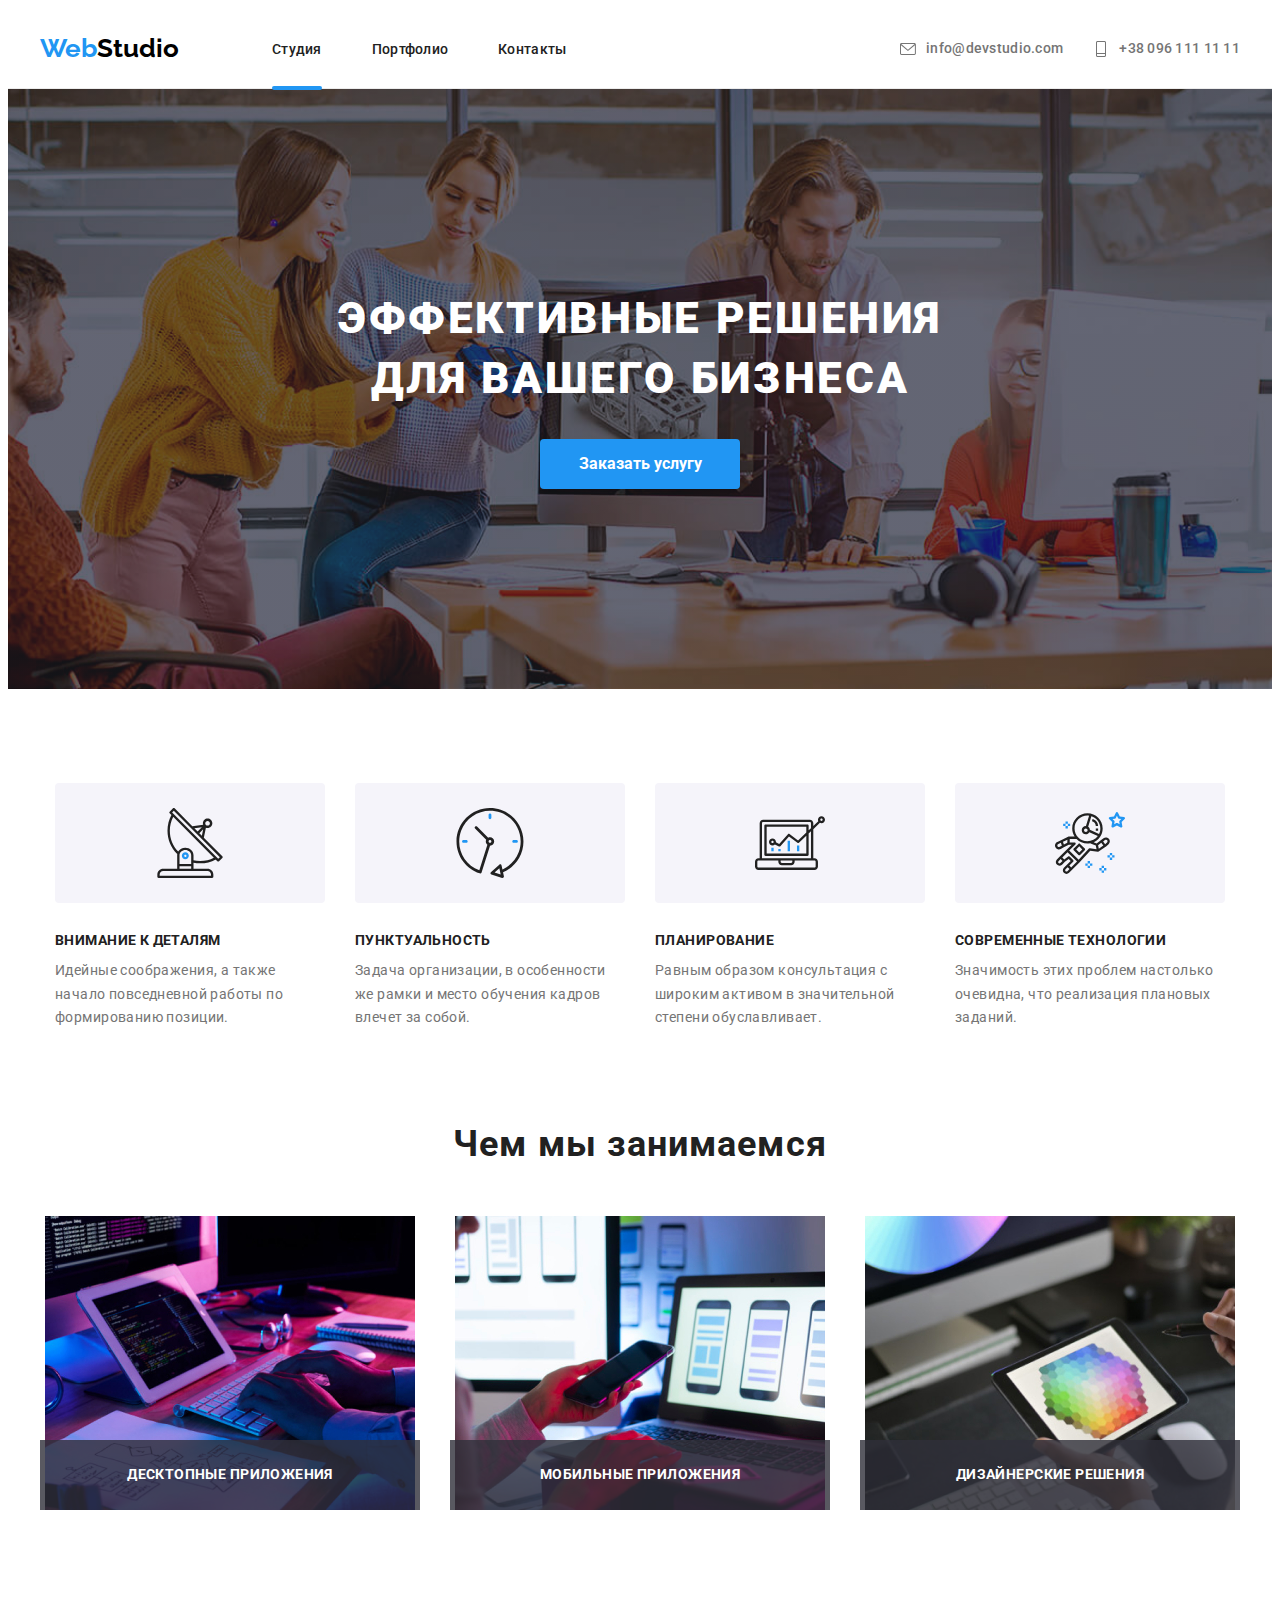
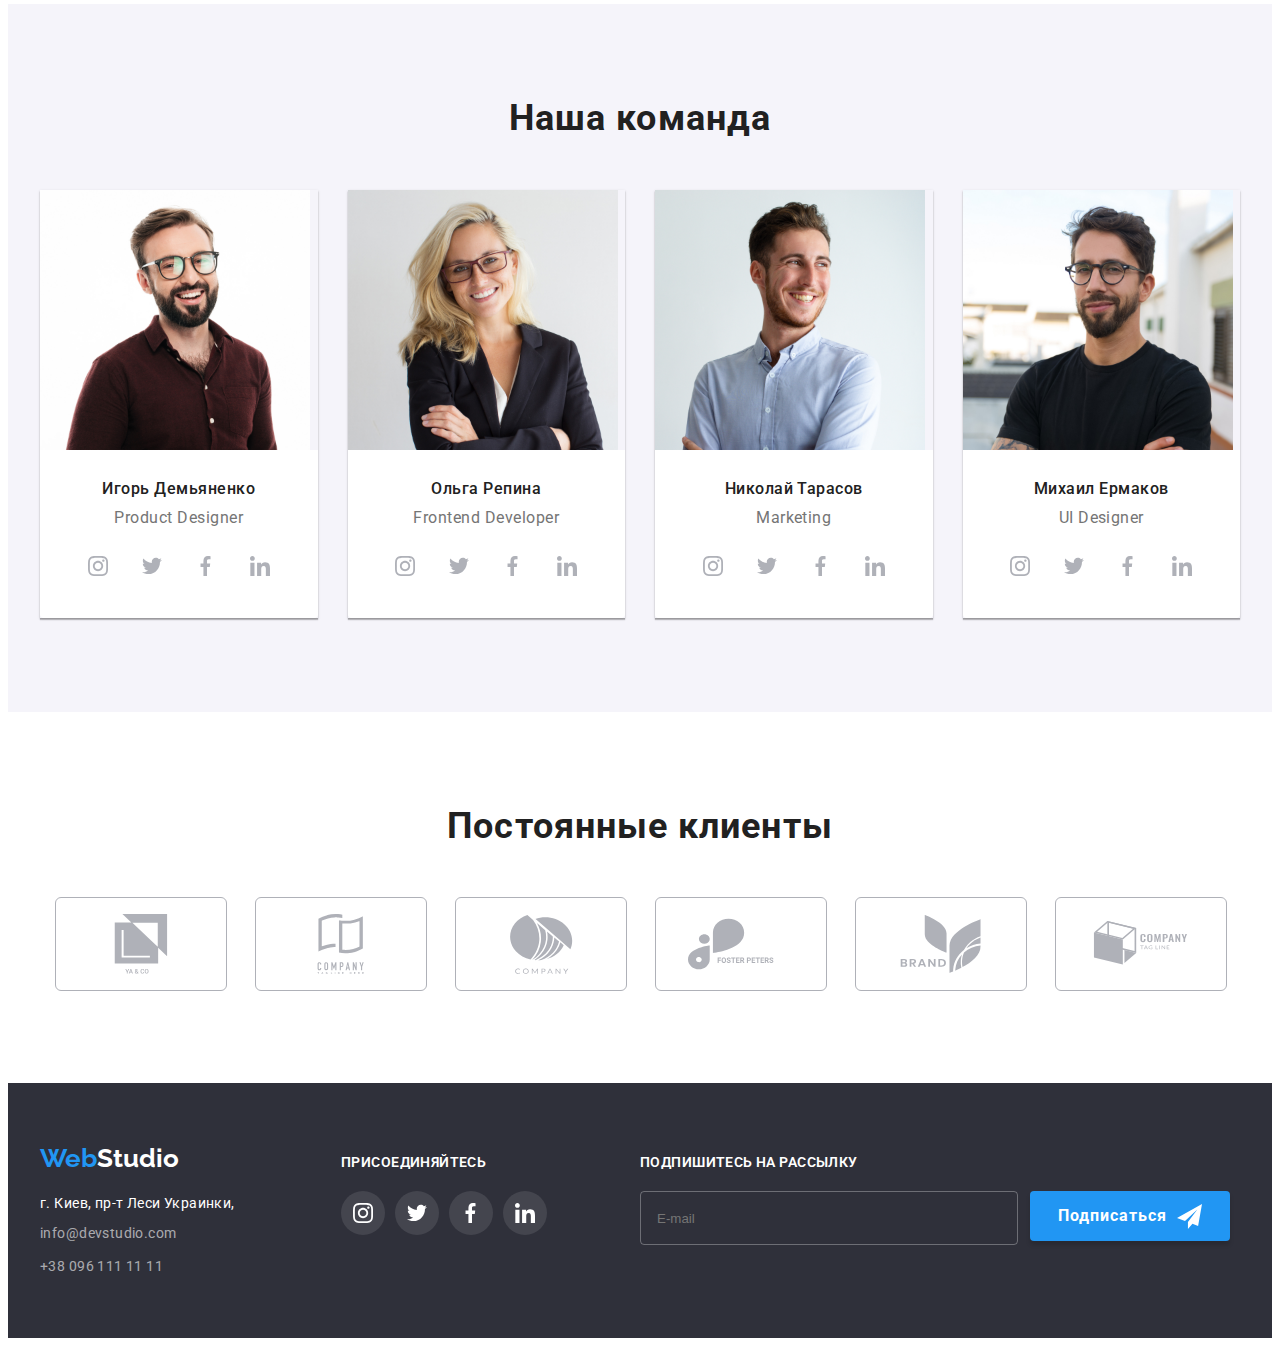
<file: index.html>
<!DOCTYPE html>
<html lang="ru">
    <head>
        <meta charset="UTF-8" />
        <meta http-equiv="X-UA-Compatible" content="IE=edge" />
        <meta name="viewport" content="width=device-width, initial-scale=1.0" />
        <title>WebStudio</title>
        <link rel="stylesheet" href="https://cdnjs.cloudflare.com/ajax/libs/modern-normalize/1.1.0/modern-normalize.min.css"
            integrity="sha512-wpPYUAdjBVSE4KJnH1VR1HeZfpl1ub8YT/NKx4PuQ5NmX2tKuGu6U/JRp5y+Y8XG2tV+wKQpNHVUX03MfMFn9Q=="
            crossorigin="anonymous" referrerpolicy="no-referrer" />
        <link rel="preconnect" href="https://fonts.googleapis.com">
        <link rel="preconnect" href="https://fonts.gstatic.com" crossorigin="" />
        <link 
            href="https://fonts.googleapis.com/css2?family=Raleway:wght@700&family=Roboto:wght@400;500;700;900&display=swap"
            rel="stylesheet" />
        <link rel="stylesheet" href="./css/styles.css">
</head>
<body>
    <!--header-->
    <header class="header"> 
        <div class="container header-container">
            <nav class="header-navigation">
                <a class="header-logo link" href="./index.html">
                    <span class="header-logo-web">Web</span><span class="header-logo-studio">Studio</span></a>
                <ul class="header-list">
                    <li class="header-item">
                        <a class="header-link link current" href="./index.html">Студия</a></li>
                    <li class="header-item">
                        <a class="header-link link" href="./portfolio.html">Портфолио</a></li>
                    <li class="header-item">
                        <a class="header-link link" href="#!">Контакты</a></li>
                </ul>
            </nav>
            <ul class="header-contacts">
                <li class="header-mail-item">
                    <a href="mailto:info@devstudio.com" class="contacts">
                        <svg class="header-mail">
                            <use href="./images/icons.svg#icon-envelope"></use>
                        </svg>info@devstudio.com
                    </a>
                </li>
                <li class="header-mobile-item">
                    <a href="tel:+380961111111" class="contacts">
                        <svg class="header-mobile">
                            <use href="./images/icons.svg#icon-mobile"></use>
                        </svg>+38 096 111 11 11
                    </a>
                </li>
            </ul>
        </div>
    </header>
    <!--main-->
    <main>
        <!--hero-->
        <section class="section hero">
            <div class="container hero-container">
                <h1 class="hero-title">Эффективные решения для вашего бизнеса</h1>
                <button type="button" class="hero-btn" data-modal-open>Заказать услугу</button>
            </div>
        </section>
        <!--feat. and work-->
        <section class="section features">
            <div class="container features-container">
                <h2 class="visually-hidden">Лучшая web компания Киева</h2>
                <ul class="features-list">
                    <li class="features-items">
                        <div class="features-list-item">
                            <svg class="features-list-icon" width="70" height="70">
                                <use href="./images/icons.svg#icon-antenna"></use>
                            </svg>
                        </div>
                        <h3 class="title-item">Внимание к деталям</h3>
                        <p class="text-item">Идейные соображения, а также начало повседневной работы по формированию позиции.</p></li>
                    <li class="features-items">
                        <div class="features-list-item">
                            <svg class="features-list-icon" width="70" height="70">
                                <use href="./images/icons.svg#icon-clock"></use>
                            </svg>
                        </div>
                        <h3 class="title-item">Пунктуальность</h3>
                        <p class="text-item">Задача организации, в особенности же рамки и место обучения кадров влечет за собой.</p></li>
                    <li class="features-items">
                        <div class="features-list-item">
                            <svg class="features-list-icon" width="70" height="70">
                                <use href="./images/icons.svg#icon-computer1"></use>
                            </svg>
                        </div>
                        <h3 class="title-item">Планирование</h3>
                        <p class="text-item">Равным образом консультация с широким активом в значительной степени обуславливает.</p></li>
                    <li class="features-items">
                        <div class="features-list-item">
                            <svg class="features-list-icon" width="70" height="70">
                                <use href="./images/icons.svg#icon-astronaut"></use>
                            </svg>
                        </div>
                        <h3 class="title-item">Современные технологии</h3>
                        <p class="text-item">Значимость этих проблем настолько очевидна, что реализация плановых заданий.</p></li>
                </ul>
            </div>
            <!--our work-->
        </section>
        <section class="section work">       
            <div class="container">
                <h2 class="second-title work-title">Чем мы занимаемся</h2>
                <ul class="work-list">
                    <li class="work-item">
                        <img src="./images/img1.jpg" alt="Десктопные приложения" width="370" height="294">
                        <h3 class="work-img-title">Десктопные приложения</h3></li>
                    <li class="work-item">
                        <img src="./images/box_2.jpg" alt="Мобильные приложения" width="370" height="294">
                        <h3 class="work-img-title">Мобильные приложения</h3>
                    </li>
                    <li class="work-item">
                        <img src="./images/box_3.jpg" alt="дизайнерские решения" width="370" height="294">
                        <h3 class="work-img-title">Дизайнерские решения</h3>
                    </li>
                </ul>
            </div>
        </section>
            <!--our team-->
        <section class="section team">
            <div class="container">
                <h2 class="second-title team-title">Наша команда</h2>
                <ul class="team-list">
                    <li class="team-item">
                        <img src="./images/img.jpg" lang="en" alt="Product Designer" width="270" height="260">
                        <div class="description">
                            <h3 class="name">Игорь Демьяненко</h3>
                            <p lang="en" class="job-title">Product Designer</p>
                            <ul class="social-list">
                                <li class="social-item">
                                    <a 
                                        lang="en"
                                        title="Instagram"
                                        href="#!" 
                                        class="social-link">
                                        <svg class="social-icon" width="20" height="20">
                                            <use href="./images/icons.svg#icon-instagram"></use>
                                        </svg>
                                    </a>
                                </li>
                                <li class="social-item">
                                    <a 
                                        lang="en"
                                        title="Twitter"
                                        href="#!" 
                                        class="social-link">
                                        <svg class="social-icon" width="20" height="20">
                                            <use href="./images/icons.svg#icon-twitter"></use>
                                        </svg>
                                    </a>
                                </li>
                                <li class="social-item">
                                    <a 
                                        lang="en"
                                        title="Facebook"
                                        href="#!" 
                                        class="social-link">
                                        <svg class="social-icon" width="20" height="20">
                                            <use href="./images/icons.svg#icon-facebook"></use>
                                        </svg>
                                    </a>
                                </li>
                                <li class="social-item">
                                    <a 
                                        lang="en"
                                        title="Linkedin"
                                        href="#!" 
                                        class="social-link">
                                        <svg class="social-icon" width="20" height="20">
                                            <use href="./images/icons.svg#icon-linkedin"></use>
                                        </svg>
                                    </a>
                                </li>
                            </ul>
                        </div>
                    </li>
                    <li class="team-item">
                        <img src="./images/img2.jpg" lang="en" alt="Frontend Developer" width="270" height="260" class="team-img">
                        <div class="description">
                            <h3 class="name">Ольга Репина</h3>
                            <p lang="en" class="job-title">Frontend Developer</p>
                            <ul class="social-list">
                                <li class="social-item">
                                    <a 
                                        lang="en"
                                        title="Instagram"
                                        href="#!" 
                                        class="social-link">
                                        <svg class="social-icon" width="20" height="20">
                                            <use href="./images/icons.svg#icon-instagram"></use>
                                        </svg>
                                    </a>
                                </li>
                                <li class="social-item">
                                    <a 
                                        lang="en"
                                        title="Twitter"
                                        href="#!"
                                        class="social-link">
                                        <svg class="social-icon" width="20" height="20">
                                            <use href="./images/icons.svg#icon-twitter"></use>
                                        </svg>
                                    </a>
                                </li>
                                <li class="social-item">
                                    <a 
                                        lang="en"
                                        title="Facebook"
                                        href="#!" 
                                        class="social-link">
                                        <svg class="social-icon" width="20" height="20">
                                            <use href="./images/icons.svg#icon-facebook"></use>
                                        </svg>
                                    </a>
                                </li>
                                <li class="social-item">
                                    <a  
                                        lang="en"
                                        title="Linkedin"
                                        href="#!" 
                                        class="social-link">
                                        <svg class="social-icon" width="20" height="20">
                                            <use href="./images/icons.svg#icon-linkedin"></use>
                                        </svg>
                                    </a>
                                </li>
                            </ul>
                        </div>
                    </li>
                    <li class="team-item">
                        <img src="./images/img3.jpg" lang="en" alt="Marketing Specialist" width="270" height="260" class="team-img">
                        <div class="description">
                            <h3 class="name">Николай Тарасов</h3>
                            <p lang="en" class="job-title">Marketing</p>
                            <ul class="social-list">
                                <li class="social-item">
                                    <a 
                                        lang="en"
                                        title="Instagram"
                                        href="#!"
                                        class="social-link">
                                        <svg class="social-icon" width="20" height="20">
                                            <use href="./images/icons.svg#icon-instagram"></use>
                                        </svg>
                                    </a>
                                </li>
                                <li class="social-item">
                                    <a 
                                        lang="en"
                                        title="Twitter"
                                        href="#!" 
                                        class="social-link">
                                        <svg class="social-icon" width="20" height="20">
                                            <use href="./images/icons.svg#icon-twitter"></use>
                                        </svg>
                                    </a>
                                </li>
                                <li class="social-item">
                                    <a 
                                        lang="en"
                                        title="Facebook"
                                        href="#!" 
                                        class="social-link">
                                        <svg class="social-icon" width="20" height="20">
                                            <use href="./images/icons.svg#icon-facebook"></use>
                                        </svg>
                                    </a>
                                </li>
                                <li class="social-item">
                                    <a 
                                        lang="en"
                                        title="Linkedin"
                                        href="#!" 
                                        class="social-link">
                                        <svg class="social-icon" width="20" height="20">
                                            <use href="./images/icons.svg#icon-linkedin"></use>
                                        </svg>
                                    </a>
                                </li>
                            </ul>
                        </div>
                    </li>
                    <li class="team-item">
                        <img src="./images/img4.jpg" lang="en" alt="UI Designer" width="270" height="260" class="team-img">
                        <div class="description">
                            <h3 class="name">Михаил Ермаков</h3>
                            <p lang="en" class="job-title">UI Designer</p>
                            <ul class="social-list">
                                <li class="social-item">
                                    <a 
                                        lang="en"
                                        title="Instagram"
                                        href="#!"
                                        class="social-link">
                                        <svg class="social-icon" width="20" height="20">
                                            <use href="./images/icons.svg#icon-instagram"></use>
                                        </svg>
                                    </a>
                                </li>
                                <li class="social-item">
                                    <a 
                                        lang="en"
                                        title="Twitter"
                                        href="#!" 
                                        class="social-link">
                                        <svg class="social-icon" width="20" height="20">
                                            <use href="./images/icons.svg#icon-twitter"></use>
                                        </svg>
                                    </a>
                                </li>
                                <li class="social-item">
                                    <a 
                                        lang="en"
                                        title="Facebook"
                                        href="#!"  
                                        class="social-link">
                                        <svg class="social-icon" width="20" height="20">
                                            <use href="./images/icons.svg#icon-facebook"></use>
                                        </svg>
                                    </a>
                                </li>
                                <li class="social-item">
                                    <a 
                                        lang="en"
                                        title="Linkedin"
                                        href="#!" 
                                        class="social-link">
                                        <svg class="social-icon" width="20" height="20">
                                            <use href="./images/icons.svg#icon-linkedin"></use>
                                        </svg>
                                    </a>
                                </li>
                            </ul>
                        </div>
                    </li>
                </ul>
            </div>
        </section>
    <!--clients-->
        <section class="section clients">
            <div class="container">
                <h2 class="second-title clients-title">Постоянные клиенты</h2>
                <ul class="clients-list">
                    <li class="clients-item">
                        <a href="" class="clients-link link">
                            <svg class="clients-icon" 
                                width="106" height="60">
                                <use
                                    href="./images/icons.svg#icon-company1"
                                ></use>
                            </svg>
                        </a>
                    </li>
                    <li class="clients-item">
                        <a href="" class="clients-link link">
                            <svg class="clients-icon" 
                                width="106" height="60">
                                <use
                                    href="./images/icons.svg#icon-company2"
                                ></use>
                            </svg>
                        </a>
                    </li>
                    <li class="clients-item">
                        <a href="" class="clients-link link">
                            <svg class="clients-icon" 
                                width="106" height="60">
                                <use
                                    href="./images/icons.svg#icon-company3"
                                ></use>
                            </svg>
                        </a>
                    </li>
                    <li class="clients-item">
                        <a href="" class="clients-link link">
                            <svg class="clients-icon" 
                                width="106" height="60">
                                <use
                                    href="./images/icons.svg#icon-company4"
                                ></use>
                            </svg>
                        </a>
                    </li>
                    <li class="clients-item">
                        <a href="" class="clients-link link">
                            <svg class="clients-icon" 
                                width="106" height="60">
                                <use
                                    href="./images/icons.svg#icon-company5"
                                ></use>
                            </svg>
                        </a>
                    </li>
                    <li class="clients-item">
                        <a href="" class="clients-link link">
                            <svg class="clients-icon" 
                                width="106" height="60">
                                <use
                                    href="./images/icons.svg#icon-company6"
                                ></use>
                            </svg>
                        </a>
                    </li>
                </ul>
            </div>
        </section>
    </main>
    <!--footer-->
    <footer class="footer">
        <section class="container footer-blocks">
            <div class="footer-adress-wrap">
                <a class="footer-logo link" href="./index.html"><span class="footer-logo-web">Web</span><span
                        class="footer-logo-studio">Studio</span></a>
                <div class="adress">
                    <address><a href="https://goo.gl/maps/CzD2CsyNjKXHCDds6" target="_blank" rel="noopener noreferrer"
                            class="footer-contact link">г. Киев, пр-т Леси Украинки,<br /></a></address>
                </div>
                <div class="mail">
                    <a href="info@devstudio.com" class="footer-mail link">info@devstudio.com</a><br />
                </div>
                <a href="tel:+380961111111" class="footer-tel link">+38 096 111 11 11</a>
            </div>
            <div class="footer-social-wrap">
                <h2 class="footer-social-title">присоединяйтесь</h2>
                <ul class="social-list">
                    <li class="social-item">
                        <a lang="en" title="Instagram" href="#!" class="footer-social-link">
                            <svg class="social-icon" width="20" height="20">
                                <use href="./images/icons.svg#icon-instagram"></use>
                            </svg>
                        </a>
                    </li>
                    <li class="social-item">
                        <a lang="en" title="Twitter" href="#!" class="footer-social-link">
                            <svg class="social-icon" width="20" height="20">
                                <use href="./images/icons.svg#icon-twitter"></use>
                            </svg>
                        </a>
                    </li>
                    <li class="social-item">
                        <a lang="en" title="Facebook" href="#!" class="footer-social-link">
                            <svg class="social-icon" width="20" height="20">
                                <use href="./images/icons.svg#icon-facebook"></use>
                            </svg>
                        </a>
                    </li>
                    <li class="social-item">
                        <a lang="en" title="Linkedin" href="#!" class="footer-social-link">
                            <svg class="social-icon" width="20" height="20">
                                <use href="./images/icons.svg#icon-linkedin"></use>
                            </svg>
                        </a>
                    </li>
                </ul>
            </div>
            <div class="footer-subscription-wrap">
                <form class="footer-subscription-form">
                    <h2 class="sub-title">Подпишитесь на рассылку</h2>
                    <input type="text" minlength="2" name="sub-email" class="subscribe" id="subscribe" placeholder="E-mail"
                        autocomplete="off" />
                    <button type="submit" class="sub-btn">Подписаться
                        <svg class="sub-icon" width="25" height="25">
                            <use href="./images/icons.svg#icon-send"></use>
                        </svg>
                    </button>
                </form>
            </div>
        </section>
    </footer>
    <!--modal window-->
    <div class="backdrop is-hidden" data-modal>
        <div class="modal">
            <button type="button" class="modal-close" data-modal-close>
                <svg class="close-icon" width="11" height="11">
                    <use href="./images/icons.svg#icon-close"></use>
                </svg>
            </button>
            <p class="modal-title">Оставьте свои данные, мы вам перезвоним</p>
            <form action="#" class="modal-form">
                <div class="modal-form-field">
                    <label for="user-name" class="modal-input-label">Имя</label>
                    <div class="modal-input-wrap">
                        <input 
                            type="text" 
                            minlength="2"
                            name="user-name" 
                            required="required"
                            class="modal-input"
                            id="user-name"
                        />
                        <svg class="input-icon" width="18" height="18" >
                            <use href="./images/icons.svg#icon-name"></use>
                        </svg>
                    </div>
                </div>
                <div class="modal-form-field">
                    <label for="user-tel" class="modal-input-label">Телефон</label>
                    <div class="modal-input-wrap">
                        <input 
                            type="tel" 
                            name="user-tel" 
                            class="modal-input"
                            title="+38 (095) 111-11-11"
                            placeholder=""
                            pattern="[\+]\d{3}\s[\(]\d{2}[\)]\s\d{3}[\-]\d{2}[\-]\d{2}"
                            id="user-tel"
                        />
                        <svg class="input-icon" width="18" height="18">
                            <use href="./images/icons.svg#icon-tel"></use>
                        </svg>
                    </div>
                </div>
                <div class="modal-form-field">
                    <label for="user-email" class="modal-input-label">Почта</label>
                    <div class="modal-input-wrap">
                        <input 
                            type="email" 
                            name="user-email" 
                            class="modal-input"
                            id="user-email"
                        />
                        <svg class="input-icon" width="18" height="18">
                            <use href="./images/icons.svg#icon-email"></use>
                        </svg>
                    </div>
                </div>
                <div class="modal-form-field">
                    <label for="user-text" class="modal-input-label">Комментарий</label>
                    <div class="modal-input-wrap">
                        <textarea 
                        name="user-text" 
                        id="user-text" 
                        class="modal-text"
                        placeholder="Введите текст"></textarea>
                    </div>
                </div>
                <div class="agreement">
                    <input 
                        type="checkbox" 
                        name="agreement" 
                        id="agreement" 
                        class="modal-check visually-hidden">
                    <label for="agreement" class="check-text">
                        <span class="check-box">
                            <svg class="icon-check" width="16" height="15">
                                <use href="./images/icons.svg#icon-check"></use>
                            </svg></span><span class="agreement-text">Соглашаюсь с рассылкой и принимаю</span><span><a class="check-text-link link" href="#!">Условия договора</a></span></label>
                </div>
                <div class="modal-btn-field">
                    <button type="submit" class="modal-btn">Отправить</button>    
                </div>
            </form>
        </div> 
    </div>
    <script src="./js/modal.js"></script>
</body>
</html>
</file>
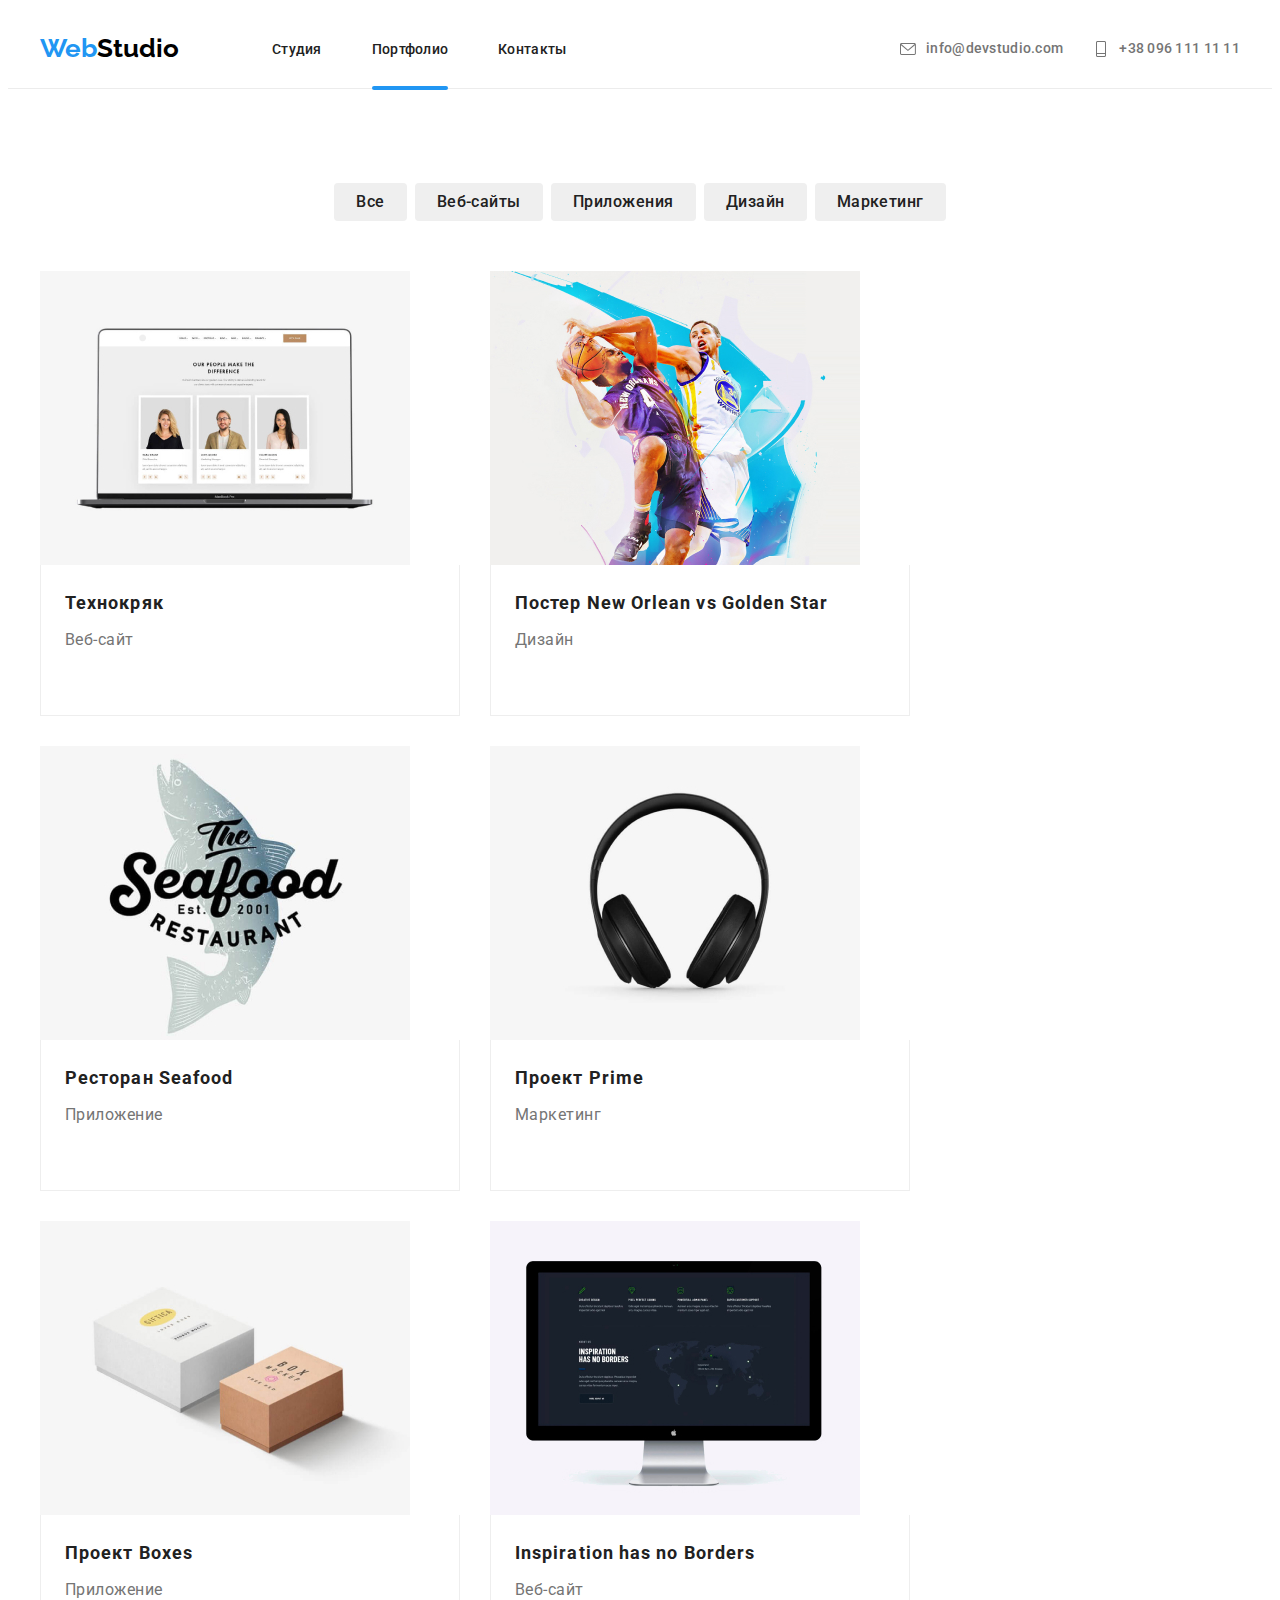
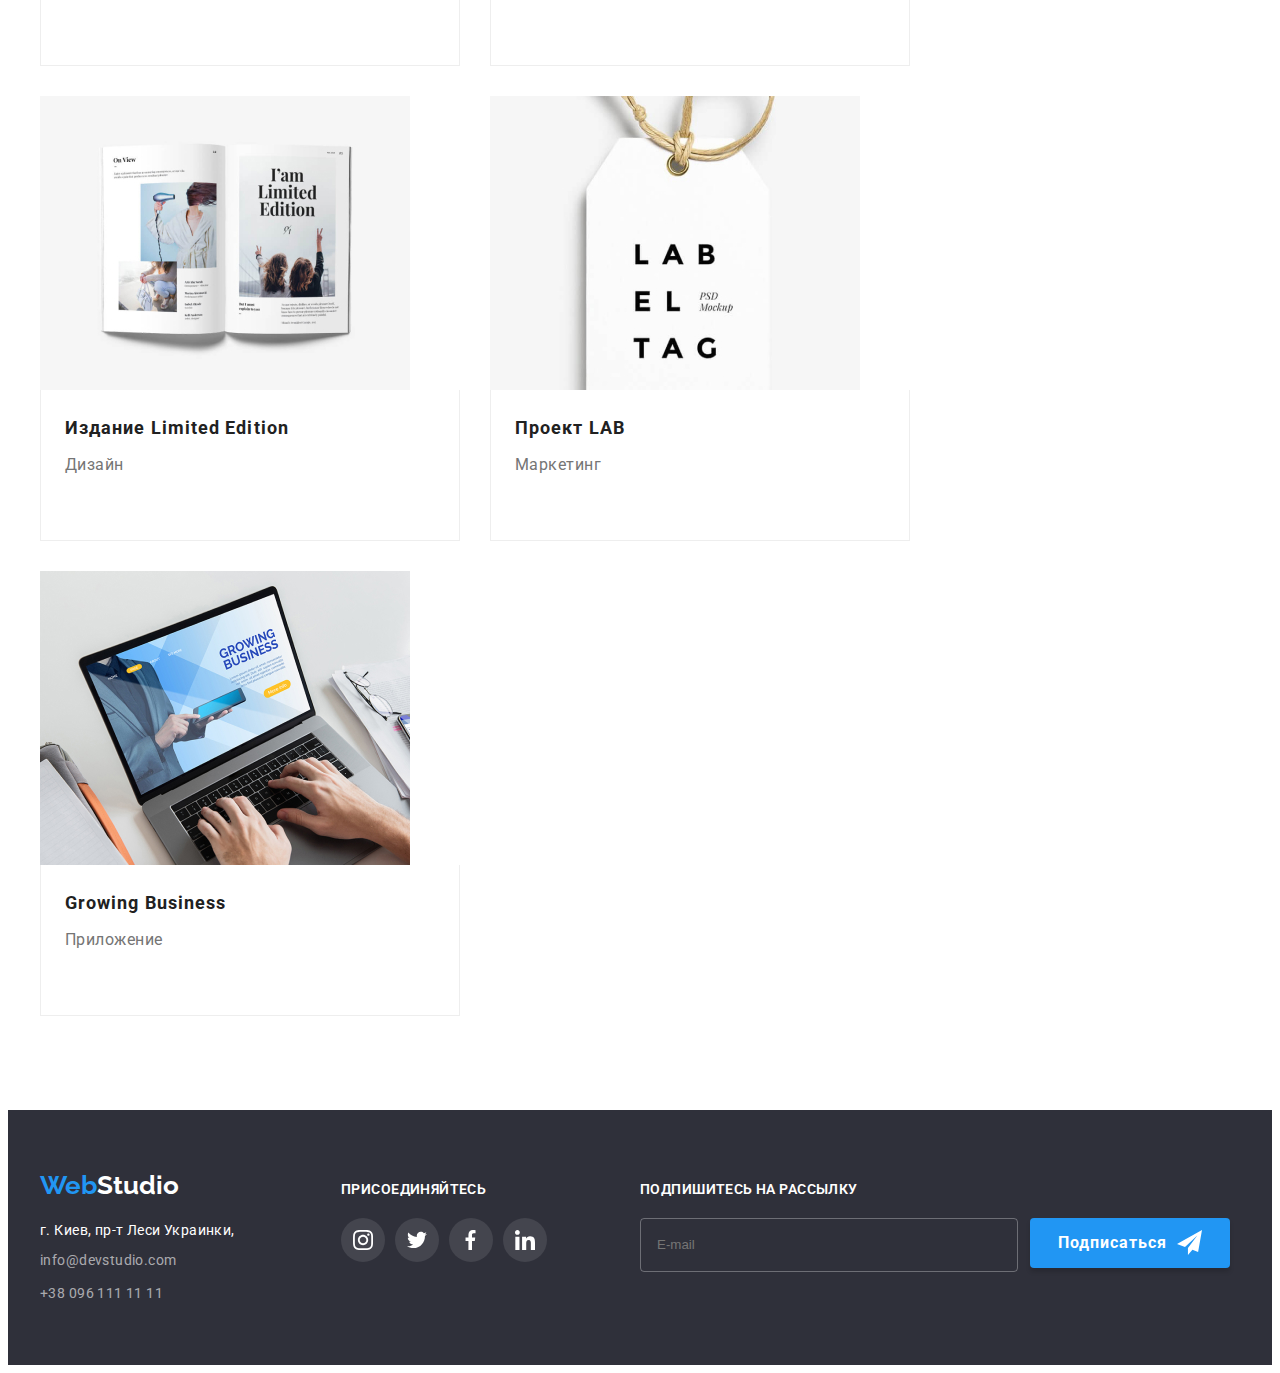
<file: portfolio.html>
<!DOCTYPE html>
<html lang="ru">
  <head>
    <meta charset="UTF-8" />
    <meta http-equiv="X-UA-Compatible" content="IE=edge" />
    <meta name="viewport" content="width=device-width, initial-scale=1.0" />
    <title>Portfolio--</title>
    <link
      rel="stylesheet"
      href="https://cdnjs.cloudflare.com/ajax/libs/modern-normalize/1.1.0/modern-normalize.min.css"
      integrity="sha512-wpPYUAdjBVSE4KJnH1VR1HeZfpl1ub8YT/NKx4PuQ5NmX2tKuGu6U/JRp5y+Y8XG2tV+wKQpNHVUX03MfMFn9Q=="
      crossorigin="anonymous"
      referrerpolicy="no-referrer"
    />
    <link rel="preconnect" href="https://fonts.googleapis.com" />
    <link rel="preconnect" href="https://fonts.gstatic.com" crossorigin="" />
    <link
      href="https://fonts.googleapis.com/css2?family=Raleway:wght@700&family=Roboto:wght@400;500;700;900&display=swap"
      rel="stylesheet"
    />
    <link rel="stylesheet" href="./css/styles.css" />
  </head>
  <body>
    <!--header-->
    <header class="header">
      <div class="container header-container">
        <nav class="header-navigation">
          <a class="header-logo link" href="./index.html">
            <span class="header-logo-web">Web</span><span class="header-logo-studio">Studio</span></a>
          <ul class="header-list">
            <li class="header-item">
              <a class="header-link link" href="./index.html">Студия</a>
            </li>
            <li class="header-item">
              <a class="header-link link current" href="./portfolio.html">Портфолио</a>
            </li>
            <li class="header-item">
              <a class="header-link link" href="#!">Контакты</a>
            </li>
          </ul>
        </nav>
        <ul class="header-contacts">
          <li class="header-mail-item">
            <a href="mailto:info@devstudio.com" class="contacts">
              <svg class="header-mail">
                <use href="./images/icons.svg#icon-envelope"></use></svg>info@devstudio.com
            </a>
          </li>
          <li class="header-mobile-item">
            <a href="tel:+380961111111" class="contacts">
              <svg class="header-mobile">
                <use href="./images/icons.svg#icon-mobile"></use></svg>+38 096 111 11 11
            </a>
          </li>
        </ul>
      </div>
    </header>
    <!--main-->
    <main>
      <!--hero-->
      <section class="section portfolio">
        <div class="container">
          <h1 class="visually-hidden">Лучшие web-сайты Киева</h1>
          <ul class="project-nav">
            <li class="project-btn-item">
              <button type="button" class="project-btn">Bсе</button>
            </li>
            <li class="project-btn-item">
              <button type="button" class="project-btn">
                Веб-сайты
              </button>
            </li>
            <li class="project-btn-item">
              <button type="button" class="project-btn">
                Приложения
              </button>
            </li>
            <li class="project-btn-item">
              <button type="button" class="project-btn">Дизайн</button>
            </li>
            <li class="project-btn-item">
              <button type="button" class="project-btn">
                Маркетинг
              </button>
            </li>
          </ul>
          <h2 class="visually-hidden">Лучшие web портфолио Киева</h2>
          <ul class="projects-list">
            <li class="project-item">
              <a href="#!" class="project-link link">
                <div class="project-item-wrap">
                  <img
                    class="project-img"
                    src="./images/1.jpg"
                    alt="Технокряк"
                    width="370"
                    height="294"/>
                  <p class="project-text">
                    Технокряк это современная площадка распространения
                    коронавируса. Компании используют эту платформу для цифрового
                    шпионажа и атак на защищённые сервера конкурентов.
                  </p>
                  </div>
                  <div class="project-item-name border-img">
                    <h3 class="project-item-title">Технокряк</h3>
                    <p class="project-item-text">Веб-сайт</p>
                </div>
              </a>
            </li>
            <li class="project-item">
              <a href="#!" class="project-link link">
                <div class="project-item-wrap">
                    <img
                      class="project-img"
                      src="./images/2.jpg"
                      alt="Постер New Orlean vs Golden Star"
                      width="370"
                      height="294"/>
                    <p class="project-text">
                        Технокряк это современная площадка распространения
                        коронавируса. Компании используют эту платформу для цифрового
                        шпионажа и атак на защищённые сервера конкурентов.
                    </p>
                </div>
                <div class="project-item-name border-img">
                  <h3 class="project-item-title">
                    Постер New Orlean vs Golden Star
                  </h3>
                  <p class="project-item-text">Дизайн</p>
                </div>
              </a>
            </li>
            <li class="project-item">
              <a href="#!" class="project-link link">
                <div class="project-item-wrap">
                  <img
                    class="project-img"
                    src="./images/3.jpg"
                    alt="Ресторан Seafood"
                    width="370"
                    height="294"/>
                  <p class="project-text">
                    Технокряк это современная площадка распространения
                    коронавируса. Компании используют эту платформу для цифрового
                    шпионажа и атак на защищённые сервера конкурентов.
                  </p>
                </div>
                <div class="project-item-name border-img">
                  <h3 class="project-item-title">Ресторан Seafood</h3>
                  <p class="project-item-text">Приложение</p>
                </div>
              </a>
            </li>
            <li class="project-item">
              <a href="#!" class="project-link link">
                <div class="project-item-wrap">
                  <img
                    class="project-img"
                    src="./images/4.jpg"
                    alt="Проект Prime"
                    width="370"
                    height="294"
                  />
                  <p class="project-text">
                    Технокряк это современная площадка распространения
                    коронавируса. Компании используют эту платформу для цифрового
                    шпионажа и атак на защищённые сервера конкурентов.
                  </p>
                </div>
                <div class="project-item-name border-img">
                  <h3 class="project-item-title">Проект Prime</h3>
                  <p class="project-item-text">Маркетинг</p>
                </div>
              </a>
            </li>
            <li class="project-item">
              <a href="#!" class="project-link link">
                <div class="project-item-wrap">
                  <img
                    class="project-img"
                    src="./images/5.jpg"
                    alt="Проект Boxes"
                    width="370"
                    height="294"
                  />
                  <p class="project-text">
                    Технокряк это современная площадка распространения
                    коронавируса. Компании используют эту платформу для цифрового
                    шпионажа и атак на защищённые сервера конкурентов.
                  </p>
                </div>
                <div class="project-item-name border-img">
                  <h3 class="project-item-title">Проект Boxes</h3>
                  <p class="project-item-text">Приложение</p>
                </div>
              </a>
            </li>
            <li class="project-item">
              <a href="#!" class="project-link link">
                <div class="project-item-wrap">
                  <img
                    class="project-img"
                    src="./images/6.jpg"
                    alt="Inspiration has no Borders"
                    width="370"
                    height="294"
                  />
                  <p class="project-text">
                    Технокряк это современная площадка распространения
                    коронавируса. Компании используют эту платформу для цифрового
                    шпионажа и атак на защищённые сервера конкурентов.
                  </p>
                </div>
                <div class="project-item-name border-img">
                  <h3 class="project-item-title">Inspiration has no Borders</h3>
                  <p class="project-item-text">Веб-сайт</p>
                </div>
              </a>
            </li>
            <li class="project-item">
              <a href="#!" class="project-link link">
                <div class="project-item-wrap">
                  <img
                    class="project-img"
                    src="./images/7.jpg"
                    alt="Издание Limited Edition"
                    width="370"
                    height="294"
                  />
                  <p class="project-text">
                    Технокряк это современная площадка распространения
                    коронавируса. Компании используют эту платформу для цифрового
                    шпионажа и атак на защищённые сервера конкурентов.
                  </p>
                </div>
                <div class="project-item-name border-img">
                  <h3 class="project-item-title">Издание Limited Edition</h3>
                  <p class="project-item-text">Дизайн</p>
                </div>
              </a>
            </li>
            <li class="project-item">
              <a href="#!" class="project-link link">
                <div class="project-item-wrap">
                  <img
                    class="project-img"
                    src="./images/8.jpg"
                    alt="Проект LAB"
                    width="370"
                    height="294"
                  />
                  <p class="project-text">
                    Технокряк это современная площадка распространения
                    коронавируса. Компании используют эту платформу для цифрового
                    шпионажа и атак на защищённые сервера конкурентов.
                  </p>
                </div>
                <div class="project-item-name border-img">
                  <h3 class="project-item-title">Проект LAB</h3>
                  <p class="project-item-text">Маркетинг</p>
                </div>
              </a>
            </li>
            <li class="project-item">
              <a href="#!" class="project-link link">
                <div class="project-item-wrap">
                  <img
                    class="project-img"
                    src="./images/9.jpg"
                    alt="Growing Business"
                    width="370"
                    height="294"
                  />
                  <p class="project-text">
                    Технокряк это современная площадка распространения
                    коронавируса. Компании используют эту платформу для цифрового
                    шпионажа и атак на защищённые сервера конкурентов.
                  </p>
                </div>
                <div class="project-item-name border-img">
                  <h3 class="project-item-title">Growing Business</h3>
                  <p class="project-item-text">Приложение</p>
                </div>
              </a>
            </li>
          </ul>
        </div>
      </section>
    </main>
    <!--footer-->
    <footer class="footer">
      <section class="container footer-blocks">
        <div class="footer-adress-wrap">
          <a class="footer-logo link" href="./index.html"><span class="footer-logo-web">Web</span><span
              class="footer-logo-studio">Studio</span></a>
          <div class="adress">
            <address><a href="https://goo.gl/maps/CzD2CsyNjKXHCDds6" target="_blank" rel="noopener noreferrer"
                class="footer-contact link">г. Киев, пр-т Леси Украинки,<br /></a></address>
          </div>
          <div class="mail">
            <a href="info@devstudio.com" class="footer-mail link">info@devstudio.com</a><br />
          </div>
          <a href="tel:+380961111111" class="footer-tel link">+38 096 111 11 11</a>
        </div>
        <div class="footer-social-wrap">
          <h2 class="footer-social-title">присоединяйтесь</h2>
          <ul class="social-list">
            <li class="social-item">
              <a lang="en" title="Instagram" href="#!" class="footer-social-link">
                <svg class="social-icon" width="20" height="20">
                  <use href="./images/icons.svg#icon-instagram"></use>
                </svg>
              </a>
            </li>
            <li class="social-item">
              <a lang="en" title="Twitter" href="#!" class="footer-social-link">
                <svg class="social-icon" width="20" height="20">
                  <use href="./images/icons.svg#icon-twitter"></use>
                </svg>
              </a>
            </li>
            <li class="social-item">
              <a lang="en" title="Facebook" href="#!" class="footer-social-link">
                <svg class="social-icon" width="20" height="20">
                  <use href="./images/icons.svg#icon-facebook"></use>
                </svg>
              </a>
            </li>
            <li class="social-item">
              <a lang="en" title="Linkedin" href="#!" class="footer-social-link">
                <svg class="social-icon" width="20" height="20">
                  <use href="./images/icons.svg#icon-linkedin"></use>
                </svg>
              </a>
            </li>
          </ul>
        </div>
        <div class="footer-subscription-wrap">
          <form class="footer-subscription-form">
              <h2 class="sub-title">Подпишитесь на рассылку</h2>
                <input type="text" minlength="2" name="sub-email" class="subscribe" id="subscribe" placeholder="E-mail"
                  autocomplete="off" />
                  <button type="submit" class="sub-btn">Подписаться
                  <svg class="sub-icon" width="25" height="25">
                    <use href="./images/icons.svg#icon-send"></use>
                  </svg>
                  </button>
          </form>
        </div>
      </section>
    </footer>
  </body>
</html>
</file>
<file: css/styles.css>
:root {
  --main-title-color: #ffffff;
  --second-title-color: #212121;
  --first-text-color: #757575;
  --accent-color: #2196f3;
  --background-color: #2f303a;
  --footer-adress: rgba(255, 255, 255, 0.6);
  --social-links: #afb1b8;
}

p,
h1,
h2,
h3,
h4,
h5,
h6 {
  margin: 0;
}

ul {
  margin: 0;
  padding: 0;
  list-style: none;
}

button {
  cursor: pointer;
  padding: 0px;
  border: none;
}

img {
  display: block;
}

address {
  font-style: normal;
}

.container {
  width: 1200px;
  padding-left: 15px;
  padding-right: 15px;
  margin-left: auto;
  margin-right: auto;
}

.section {
  padding-top: 94px;
  padding-bottom: 94px;
}

body {
  font-family: "roboto", sans-serif;
  color: #212121;
}

.link {
  text-decoration: none;
}

/* ------------GENERAL SELECTION------------- */

.second-title {
  font-weight: 700;
  font-size: 36px;
  line-height: 1.16;
  text-align: center;
  letter-spacing: 0.03em;
  color: var(--second-title-color);
}
.social-list {
  display: flex;
  justify-content: center;
}
.social-item {
  width: 44px;
  height: 44px;
}

.social-icon {
  fill: currentColor;
}

/* ------------HEADER------------- */

.header {
  background-color: var(--main-title-color);
  padding-top: 25px;
  padding-bottom: 25px;
  display: block;
  border-bottom-style: solid;
  border-color: #ececec;
  border-width: 1px;
}

.header-container {
  display: flex;
  align-items: center;
}

.header-navigation {
  display: flex;
  align-items: center;
}

.header-list {
  display: flex;
}

.header-contacts {
  display: flex;
  margin-left: auto;
  align-items: center;
}

.header-mail-item {
  display: flex;
  align-items: center;
}

.contacts {
  font-weight: 500;
  font-size: 14px;
  line-height: 1.33;
  letter-spacing: 0.02em;
  display: inline-block;
  color: var(--first-text-color);
  text-decoration: none;
  transition: color 250ms cubic-bezier(0.4, 0, 0.2, 1);
}

.contacts:hover,
.contacts:focus {
  color: var(--accent-color);
}

.header-mail,
.header-mobile {
  width: 16px;
  height: 16px;
  display: inline-block;
  vertical-align: middle;
  fill: currentColor;
  margin-right: 10px;
}

.header-item {
  margin-right: 50px;
}

.header-item:last-child {
  margin-right: 0;
}

.header-logo {
  margin-right: 93px;
  font-family: "Raleway";
  font-style: normal;
  font-weight: 700;
  font-size: 26px;
}

.header-logo-web {
  color: var(--accent-color);
}

.header-logo-studio {
  color: black;
}

.header-link {
  font-weight: 500;
  font-size: 14px;
  line-height: 1, 14;
  letter-spacing: 0.02em;
  color: var(--second-title-color);
  transition: color 250ms cubic-bezier(0.4, 0, 0.2, 1);
  position: relative;
}

.header-link:hover,
.header-link:focus {
  color: var(--accent-color);
}

.header-link.current::after {
  content: "";
  width: 100%;
  height: 4px;
  background-color: var(--accent-color);
  border-radius: 2px;
  position: absolute;
  left: 0;
  bottom: -33px;
}

.header-mobile-item {
  margin-left: 30px;
}

/* ------------HERO------------- */

.hero {
  background-color: var(--background-color);
  padding-top: 200px;
  padding-bottom: 200px;
  margin-left: auto;
  margin-right: auto;
  text-align: center;
  max-width: 1600px;
  background-image: linear-gradient(
      rgba(47, 48, 58, 0.4),
      rgba(47, 48, 58, 0.4)
    ),
    url(../images/Hero-Img.png);
  background-repeat: no-repeat;
  background-position: center;
  background-size: cover;
}

.hero-title {
  font-weight: 900;
  font-size: 44px;
  line-height: 1.36;
  text-align: center;
  letter-spacing: 0.06em;
  text-transform: uppercase;
  color: var(--main-title-color);
  width: 696px;
  margin-left: auto;
  margin-right: auto;
  margin-bottom: 30px;
}

.hero-btn {
  font-family: inherit;
  font-weight: 700;
  font-size: 16px;
  line-height: 1.87;
  color: var(--main-title-color);
  background-color: var(--accent-color);
  cursor: pointer;
  min-width: 200px;
  height: 50px;
  left: 700px;
  top: 430px;
  box-shadow: 0px 4px 4px rgba(0, 0, 0, 0.15);
  border-radius: 4px;
}

/* ------------FEATURES AND WORKS------------- */

.features {
  background-color: var(--main-title-color);
  padding-bottom: 0px;
}

.features-container {
  display: block;
}

.visually-hidden {
  position: absolute;
  white-space: nowrap;
  width: 1px;
  height: 1px;
  overflow: hidden;
  border: 0;
  padding: 0;
  clip: rect(0 0 0 0);
  clip-path: inset(50%);
  margin: -1px;
}

.features-icon-list {
  display: flex;
  margin-right: -30px;
}

.features-list-item {
  width: 270px;
  height: 120px;
  background-color: #f5f4fa;
  border-radius: 4px;
  margin-right: 30px;
  display: flex;
  align-items: center;
  justify-content: center;
  margin-bottom: 30px;
}

.features-list {
  display: flex;
  justify-content: center;
}

.features-items {
  max-width: 270px;
}

.features-items:not(:last-child) {
  margin-right: 30px;
}

.features .title-item {
  font-weight: 700;
  font-size: 14px;
  line-height: 1.14;
  letter-spacing: 0.03em;
  text-transform: uppercase;
  color: var(--second-title-color);
  margin-bottom: 10px;
}

.features .text-item {
  font-size: 14px;
  line-height: 1.71;
  letter-spacing: 0.03em;
  color: var(--first-text-color);
}

/* ------------OUR WORK------------- */
.work-title {
  padding-bottom: 50px;
}

.work-list {
  display: flex;
  flex-wrap: wrap;
  margin-top: 0px;
  justify-content: center;
  margin-right: -30px;
  margin-bottom: -30px;
}

.work-item {
  flex-basis: calc(100% / 3 - 30px);
  margin-right: 30px;
  margin-bottom: 30px;
  position: relative;
  display: flex;
  justify-content: center;
}

.work-img-title {
  position: absolute;
  font-weight: 700;
  font-size: 14px;
  line-height: 1.14;
  text-align: center;
  letter-spacing: 0.03em;
  text-transform: uppercase;
  color: var(--main-title-color);
  bottom: 0;
  background-color: rgba(47, 48, 58, 0.8);
  width: 100%;
  padding: 27px 0;
}

/* ------------OUR TEAM------------- */

.team {
  background-color: #f5f4fa;
}
.team-title {
  margin-bottom: 50px;
}
.team-list {
  display: flex;
  align-items: center;
  justify-content: center;
}

.team-item {
  margin-right: 30px;
  width: calc(100% / 4);
  box-shadow: 0px 1px 3px rgba(0, 0, 0, 0.12), 0px 1px 1px rgba(0, 0, 0, 0.14),
    0px 2px 1px rgba(0, 0, 0, 0.2);
}

.team-item:last-child {
  margin-right: 0px;
}

.description {
  padding-top: 30px;
  padding-bottom: 30px;
  border-bottom-right-radius: 4px;
  border-bottom-left-radius: 4px;
  background-color: #ffffff;
}

.name {
  margin-bottom: 10px;
  font-weight: 500;
  font-size: 16px;
  line-height: 1.18;
  text-align: center;
  letter-spacing: 0.03em;
  color: var(--second-title-color);
}

.job-title {
  font-size: 16px;
  line-height: 1.18;
  text-align: center;
  letter-spacing: 0.03em;
  color: var(--first-text-color);
  margin-bottom: 16px;
}

.social-list + .social-list {
  padding-left: 10px;
}

.social-link {
  width: 100%;
  height: 100%;
  border-radius: 50%;
  display: flex;
  align-items: center;
  justify-content: center;
  color: var(--social-links);
  fill: currentColor;
  transition: color 250ms cubic-bezier(0.4, 0, 0.2, 1),
    background-color 250ms cubic-bezier(0.4, 0, 0.2, 1);
}

.social-link:hover,
.social-link:focus {
  background-color: var(--accent-color);
  color: #ffffff;
}

.social-item + .social-item {
  margin-left: 10px;
}

/* ------------CLIENTS------------- */

.clients-title {
  margin-bottom: 50px;
}

.clients-list {
  display: flex;
  justify-content: center;
  align-items: center;
}

.clients-item {
  width: 170px;
  height: 92px;
}

.clients-item + .clients-item {
  margin-left: 30px;
}

.clients-link {
  width: 100%;
  height: 100%;
  display: flex;
  align-items: center;
  justify-content: center;
  color: var(--social-links);
  border: 1px solid var(--social-links);
  border-radius: 6px;
  transition: color 250ms cubic-bezier(0.4, 0, 0.2, 1),
    background-color 250ms cubic-bezier(0.4, 0, 0.2, 1);
}

.clients-icon {
  fill: currentColor;
}

.clients-link:hover,
.clients-link:focus {
  border-color: var(--accent-color);
  color: var(--accent-color);
}

/* ------------FOOTER------------- */

.footer {
  background: var(--background-color);
  padding-top: 60px;
  padding-bottom: 60px;
}

.footer-adress-wrap {
  width: 231px;
  flex-shrink: 0;
}

.footer-social-wrap {
  padding-left: 70px;
  padding-top: 12px;
}

.footer-logo {
  font-family: Raleway;
  font-style: normal;
  font-weight: 700;
  font-size: 26px;
  display: block;
  margin-bottom: 20px;
}

.adress {
  margin-bottom: 9px;
}

.mail {
  margin-bottom: 9px;
}

.footer-logo-web {
  color: var(--accent-color);
}

.footer-logo-studio {
  color: var(--main-title-color);
}

.footer-contact {
  font-style: normal;
  font-size: 14px;
  line-height: 1.71px;
  letter-spacing: 0.03em;
  color: var(--main-title-color);
}

.footer-mail,
.footer-tel {
  font-style: normal;
  font-size: 14px;
  line-height: 24px;
  letter-spacing: 0.03em;
  color: var(--footer-adress);
}

.footer-blocks {
  display: flex;
}

.footer-social-title {
  margin-bottom: 20px;
  color: var(--main-title-color);
  font-weight: 600;
  font-size: 14px;
  line-height: 1.14;
  letter-spacing: 0.03em;
  text-transform: uppercase;
}

.footer-social-link {
  width: 100%;
  height: 100%;
  border-radius: 50%;
  background-color: rgba(255, 255, 255, 10%);
  display: flex;
  align-items: center;
  justify-content: center;
  color: #ffffff;
  transition: color 250ms cubic-bezier(0.4, 0, 0.2, 1),
    background-color 250ms cubic-bezier(0.4, 0, 0.2, 1);
}

.social-icon {
  fill: currentColor;
}
.footer-social-link:hover,
.footer-social-link:focus {
  background-color: var(--accent-color);
}

.footer-social-item + .footer-social-item {
  margin-left: 10px;
}

.footer-subscription-wrap {
  padding-left: 93px;
  padding-top: 12px;
}

.footer-subscription-form {
  display: flex;
  flex-wrap: wrap;
}
.sub-box {
  display: flex;
  flex-direction: column;
}

.sub-title {
  width: 100%;
  font-weight: 600;
  font-size: 14px;
  line-height: 1.14;
  letter-spacing: 0.03em;
  text-transform: uppercase;
  color: #ffffff;
  margin-bottom: 20px;
}

.subscribe {
  width: 358px;
  height: 50px;
  padding-left: 16px;
  border: 1px solid rgba(255, 255, 255, 0.3);
  background-color: transparent;
  color: rgba(255, 255, 255, 0.3);
  border-radius: 4px;
}

.sub-btn {
  display: inline-flex;
  align-items: center;
  justify-content: center;
  width: 200px;
  height: 50px;
  background-color: var(--accent-color);
  color: #ffffff;
  border-radius: 4px;
  border: none;
  cursor: pointer;
  box-shadow: 0px 4px 4px rgb(0 0 0 / 15%);
  font-family: inherit;
  font-weight: 700;
  font-size: 16px;
  line-height: 1.87;
  letter-spacing: 0.06em;
  margin-left: 12px;
}

.sub-icon {
  margin-left: 10px;
}

/* ------------PORTFOLIO------------- */

.portfolio-container {
  margin-left: auto;
  margin-right: auto;
}

.project-nav {
  display: flex;
  margin-bottom: 50px;
  align-items: center;
  justify-content: center;
}

.project-btn-item:not(:last-child) {
  margin-right: 8px;
}

.project-btn {
  font-family: inherit;
  font-weight: 500;
  font-size: 16px;
  line-height: 1.62;
  text-align: center;
  letter-spacing: 0.03em;
  border-radius: 4px;
  color: var(--second-title-color);
  padding: 6px 22px;
  cursor: pointer;
  align-items: center;
  transition: color 250ms cubic-bezier(0.4, 0, 0.2, 1),
    background-color 250ms cubic-bezier(0.4, 0, 0.2, 1);
}

.project-btn:hover,
.project-btn:focus {
  color: var(--main-title-color);
  background-color: var(--accent-color);
}

.projects-list {
  display: flex;
  flex-wrap: wrap;
  margin-right: -30px;
  margin-bottom: -30px;
}

.project-item {
  flex-basis: calc((100% - 3 * 30px) / 3);
  margin-right: 30px;
  margin-bottom: 30px;
  position: relative;
}

.project-item:hover .project-text {
  transform: translateY(0);
}

.portfolio-img {
  display: block;
  max-width: 100%;
  height: auto;
}

.project-item-name {
  padding-left: 24px;
  padding-right: 24px;
  padding-top: 20px;
  padding-bottom: 20px;
}

.project-item-title {
  font-weight: 700;
  font-size: 18px;
  line-height: 2;
  letter-spacing: 0.06em;
  color: var(--second-title-color);
  margin-bottom: 4px;
}

.project-item-text {
  font-size: 16px;
  line-height: 30px;
  letter-spacing: 0.03em;
  color: var(--first-text-color);
}

.border-img {
  display: block;
  width: 370px;
  height: 110px;
  border-style: solid;
  border-top: none;
  border-width: 1px;
  border-color: #eeeeee;
}

.project-link {
  display: block;
  transition: box-shadow 250ms cubic-bezier(0.4, 0, 0.2, 1);
}

.project-link:hover,
.project-link:focus {
  box-shadow: 0px 1px 1px rgba(0, 0, 0, 0.12), 0px 4px 4px rgba(0, 0, 0, 0.06),
    1px 4px 6px rgba(0, 0, 0, 0.16);
}

.project-item-wrap {
  position: relative;
  overflow: hidden;
}

.project-text {
  position: absolute;
  top: 0;
  left: 0%;
  width: 100%;
  height: 100%;
  font-size: 18px;
  letter-spacing: 0.03em;
  line-height: 1.55;
  color: #ffffff;
  padding: 63px 24px;
  background-color: rgba(33, 150, 243, 0.9);
  transform: translateY(100%);
  transition: transform 250ms;
  overflow: auto;
}

/* ------------MODAL WINDOW------------- */

.backdrop {
  width: 100vw;
  height: 100vh;
  background-color: rgba(0, 0, 0, 0.2);
  position: fixed;
  top: 0;
  left: 0;
}
.backdrop.is-hidden {
  opacity: 0;
  pointer-events: none;
  visibility: none;
}

.modal {
  width: 528px;
  min-height: 581px;
  background-color: #ffffff;
  border-radius: 4px;
  box-shadow: 0px 1px 3px rgba(0, 0, 0, 0.12), 0px 1px 1px rgba(0, 0, 0, 0.14),
    0px 2px 1px rgba(0, 0, 0, 0.2);
  position: absolute;
  top: 50%;
  left: 50%;
  transform: scale(1) rotate(0) translate(-50%, -50%);
  transition: transform 250ms cubic-bezier(0.4, 0, 0.2, 1);
  padding: 40px;
}

.backdrop.is-hidden .modal {
  transform: translate(-50%, -50%) scale(1.5);
}

.modal-close {
  position: absolute;
  width: 30px;
  height: 30px;
  background-color: #ffffff;
  border: 1px solid rgba(0, 0, 0, 0.1);
  border-radius: 50%;
  position: absolute;
  top: 7px;
  right: 8px;
  cursor: pointer;
  display: block;
  align-items: center;
  justify-content: center;
  transition: fill 250ms;
  transition-timing-function: cubic-bezier(0.4, 0, 0.2, 1);
}

.modal-close:hover {
  fill: var(--accent-color);
}

}

.modal-title {
  font-weight: 600;
  font-size: 20px;
  line-height: 1.15;
  letter-spacing: 0.03em;
  text-align: center;
  color: var(--second-title-color);
  margin-bottom: 12px;
}

.modal-input {
  width: 448px;
  height: 40px;
  border: 1px solid rgba(33, 33, 33, 0.2);
  border-radius: 4px;
  outline: none;
  padding-left: 42px;
  padding-right: 12px;
  background-color: transparent;
  color: var(--second-title-color);
  transition: border-color 250ms linear;
  transition-timing-function: cubic-bezier(0.4, 0, 0.78, 0.73);
}

.modal-input:focus {
  border-color: var(--accent-color);
}

.modal-form-field {
  margin-bottom: 10px;
}

.modal-input-wrap {
  position: relative;
  margin-top: 4px;
}

.input-icon {
  position: absolute;
  top: 50%;
  left: 12px;
  transform: translateY(-50%);
  fill: var(--second-title-color);
  transition: fill 250ms cubic-bezier(0.4, 0, 0.78, 0.73);
}

.modal-input:focus + .input-icon {
  fill: var(--accent-color);
}

.modal-text {
  width: 100%;
  height: 120px;
  color: var(--second-title-color);
  outline: none;
  background-color: transparent;
  border: 1px solid rgba(33, 33, 33, 0.2);
  border-radius: 4px;
  padding: 12px 16px;
  resize: none;
  transition: border-color 250ms linear;
  transition-timing-function: cubic-bezier(0.4, 0, 0.78, 0.73);
}

.modal-text:focus {
  border-color: var(--accent-color);
}

.modal-text::placeholder {
  font-style: normal;
  font-weight: 400;
  font-size: 12px;
  line-height: 1.17;
  letter-spacing: 0.01em;
  color: rgba(117, 117, 117, 0.5);
}

.modal-input-label {
  font-weight: 400;
  font-size: 12px;
  line-height: 1, 16;
  letter-spacing: 0.01em;
  text-align: left;
  color: var(--first-text-color);
}

.modal-btn {
  display: block;
  width: 200px;
  height: 50px;
  letter-spacing: 0.06em;
  font-weight: 700;
  font-size: 16px;
  line-height: 1.88;
  background-color: var(--accent-color);
  color: #ffffff;
  border: none;
  border-radius: 4px;
  box-shadow: 0px, 4px, 4px rgba(0, 0, 0, 0.15);
}
.modal-btn-field {
  display: flex;
  justify-content: center;
}

.agreement {
  margin-bottom: 30px;
}

.check-text {
  font-style: normal;
  font-weight: 400;
  font-size: 14px;
  line-height: 1.71;
  letter-spacing: 0.03em;
  margin-right: 5px;
  display: flex;
  align-items: center;
  justify-content: center;
}

.check-text-link {
  font-style: normal;
  font-weight: 400;
  font-size: 14px;
  line-height: 1.71;
  letter-spacing: 0.03em;
  color: var(--accent-color);
  border-bottom: 1px solid var(--accent-color);
}

.check-box {
  width: 16px;
  height: 15px;
  border: 2px solid var(--second-title-color);
  border-radius: 4px;
  box-shadow: 0px, 4px, 4px rgba(0, 0, 0, 0.25);
  display: flex;
  align-items: center;
  justify-content: center;
  margin-right: 8px;
}

.icon-check {
  fill: transparent;
}

.modal-check:checked + .check-text span.check-box {
  background-color: var(--accent-color);
  border: none;
}

.modal-check:checked + .check-text .icon-check {
  fill: #ffffff;
}
.agreement-text {
  padding-right: 3px;
}
/* ------Через ::before ------ */

/* .check-text::before {
  display: block;
  content: "";
  width: 16px;
  height: 15px;
  border: 2px solid var(--second-title-color);
  border-radius: 4px;
  box-shadow: 0px, 4px, 4px rgba(0, 0, 0, 0.25);
}

.modal-check:checked + .check-text::before {
  background-image: url(../images/icon-check.svg);
  background-position: center;
  background-size: cover;
  background-repeat: no-repeat;
  border: none;
} */ ;
</file>
